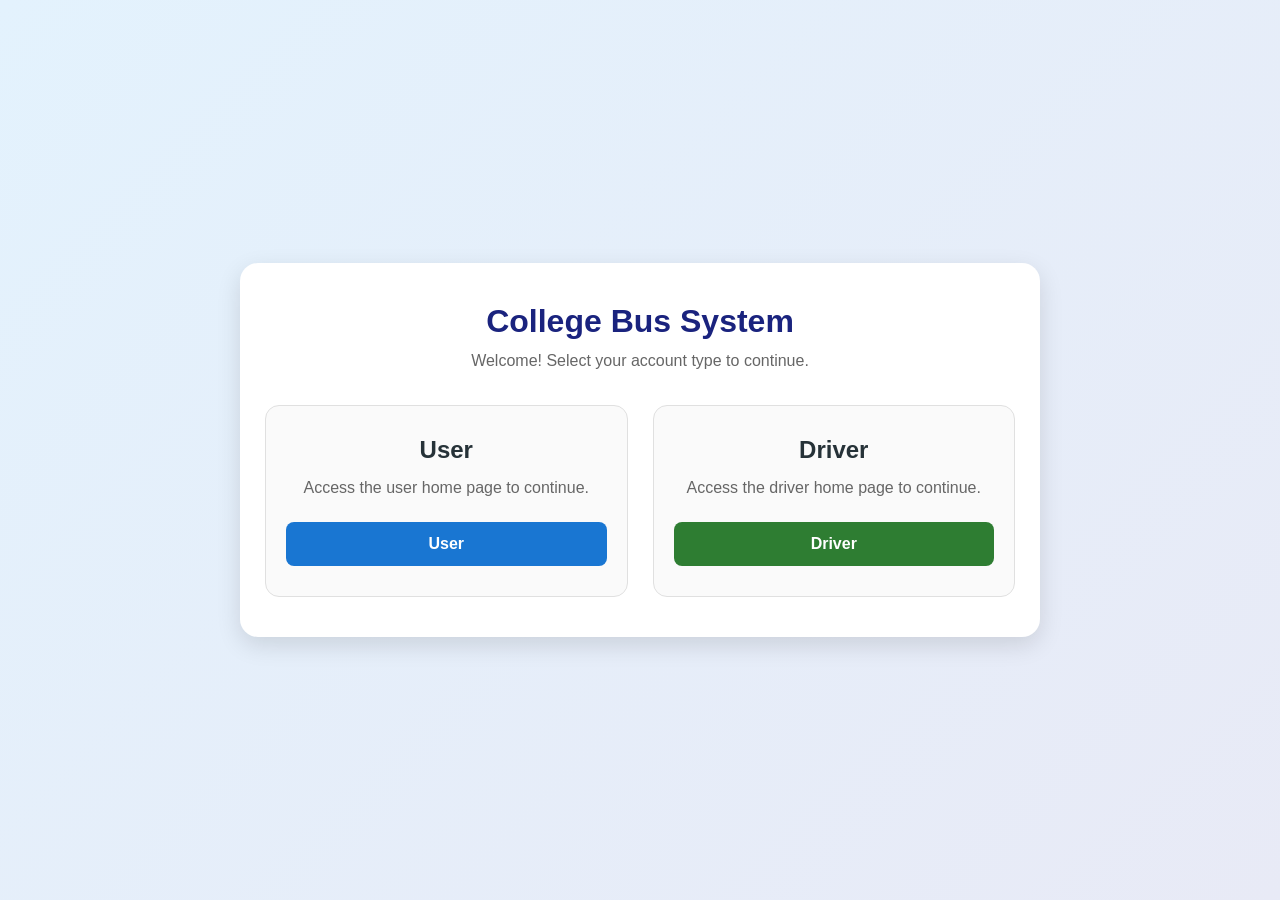
<file: index.html>
<!DOCTYPE html>
<html lang="en">
<head>
    <meta charset="UTF-8">
    <meta name="viewport" content="width=device-width, initial-scale=1.0">
    <title>Driver Management System</title>

    <style>
        * {
            margin: 0;
            padding: 0;
            box-sizing: border-box;
        }

        body {
            font-family: Arial, sans-serif;
            min-height: 100vh;
            display: flex;
            justify-content: center;
            align-items: center;
            background: linear-gradient(135deg, #e3f2fd, #e8eaf6);
        }

        .main-container {
            width: 90%;
            max-width: 800px;
            padding: 40px 25px;
            text-align: center;
            background: white;
            border-radius: 18px;
            box-shadow: 0 8px 25px rgba(0, 0, 0, 0.12);
        }

        h1 {
            color: #1a237e;
            margin-bottom: 12px;
        }

        .description {
            color: #666;
            margin-bottom: 35px;
        }

        .container-wrapper {
            display: flex;
            justify-content: center;
            gap: 25px;
            flex-wrap: wrap;
        }

        .login-container {
            flex: 1;
            min-width: 220px;
            padding: 30px 20px;
            border: 1px solid #e0e0e0;
            border-radius: 14px;
            background: #fafafa;
            transition: transform 0.3s, box-shadow 0.3s;
        }

        .login-container:hover {
            transform: translateY(-5px);
            box-shadow: 0 6px 18px rgba(0, 0, 0, 0.1);
        }

        .login-container h2 {
            margin-bottom: 12px;
            color: #263238;
        }

        .login-container p {
            color: #666;
            margin-bottom: 22px;
            line-height: 1.5;
        }

        .login-button {
            display: inline-block;
            width: 100%;
            padding: 13px 20px;
            color: white;
            text-decoration: none;
            font-size: 16px;
            font-weight: bold;
            border-radius: 8px;
            transition: background 0.3s;
        }

        .user-button {
            background: #1976d2;
        }

        .user-button:hover {
            background: #0d47a1;
        }

        .driver-button {
            background: #2e7d32;
        }

        .driver-button:hover {
            background: #1b5e20;
        }

        @media (max-width: 550px) {
            .main-container {
                padding: 30px 18px;
            }

            .container-wrapper {
                flex-direction: column;
            }
        }
    </style>
</head>

<body>

    <div class="main-container">

        <h1>College Bus System</h1>
        <p class="description">
            Welcome! Select your account type to continue.
        </p>

        <div class="container-wrapper">

            <!-- User Container -->
            <div class="login-container">
                <h2>User</h2>
                <p>Access the user home page to continue.</p>

                <a href="./UserHome.html"
                   class="login-button user-button">
                    User
                </a>
            </div>

            <!-- Driver Container -->
            <div class="login-container">
                <h2>Driver</h2>
                <p>Access the driver home page to continue.</p>

                <a href="./DriverHome.html"
                   class="login-button driver-button">
                    Driver
                </a>
            </div>

        </div>
    </div>

</body>
</html>
</file>
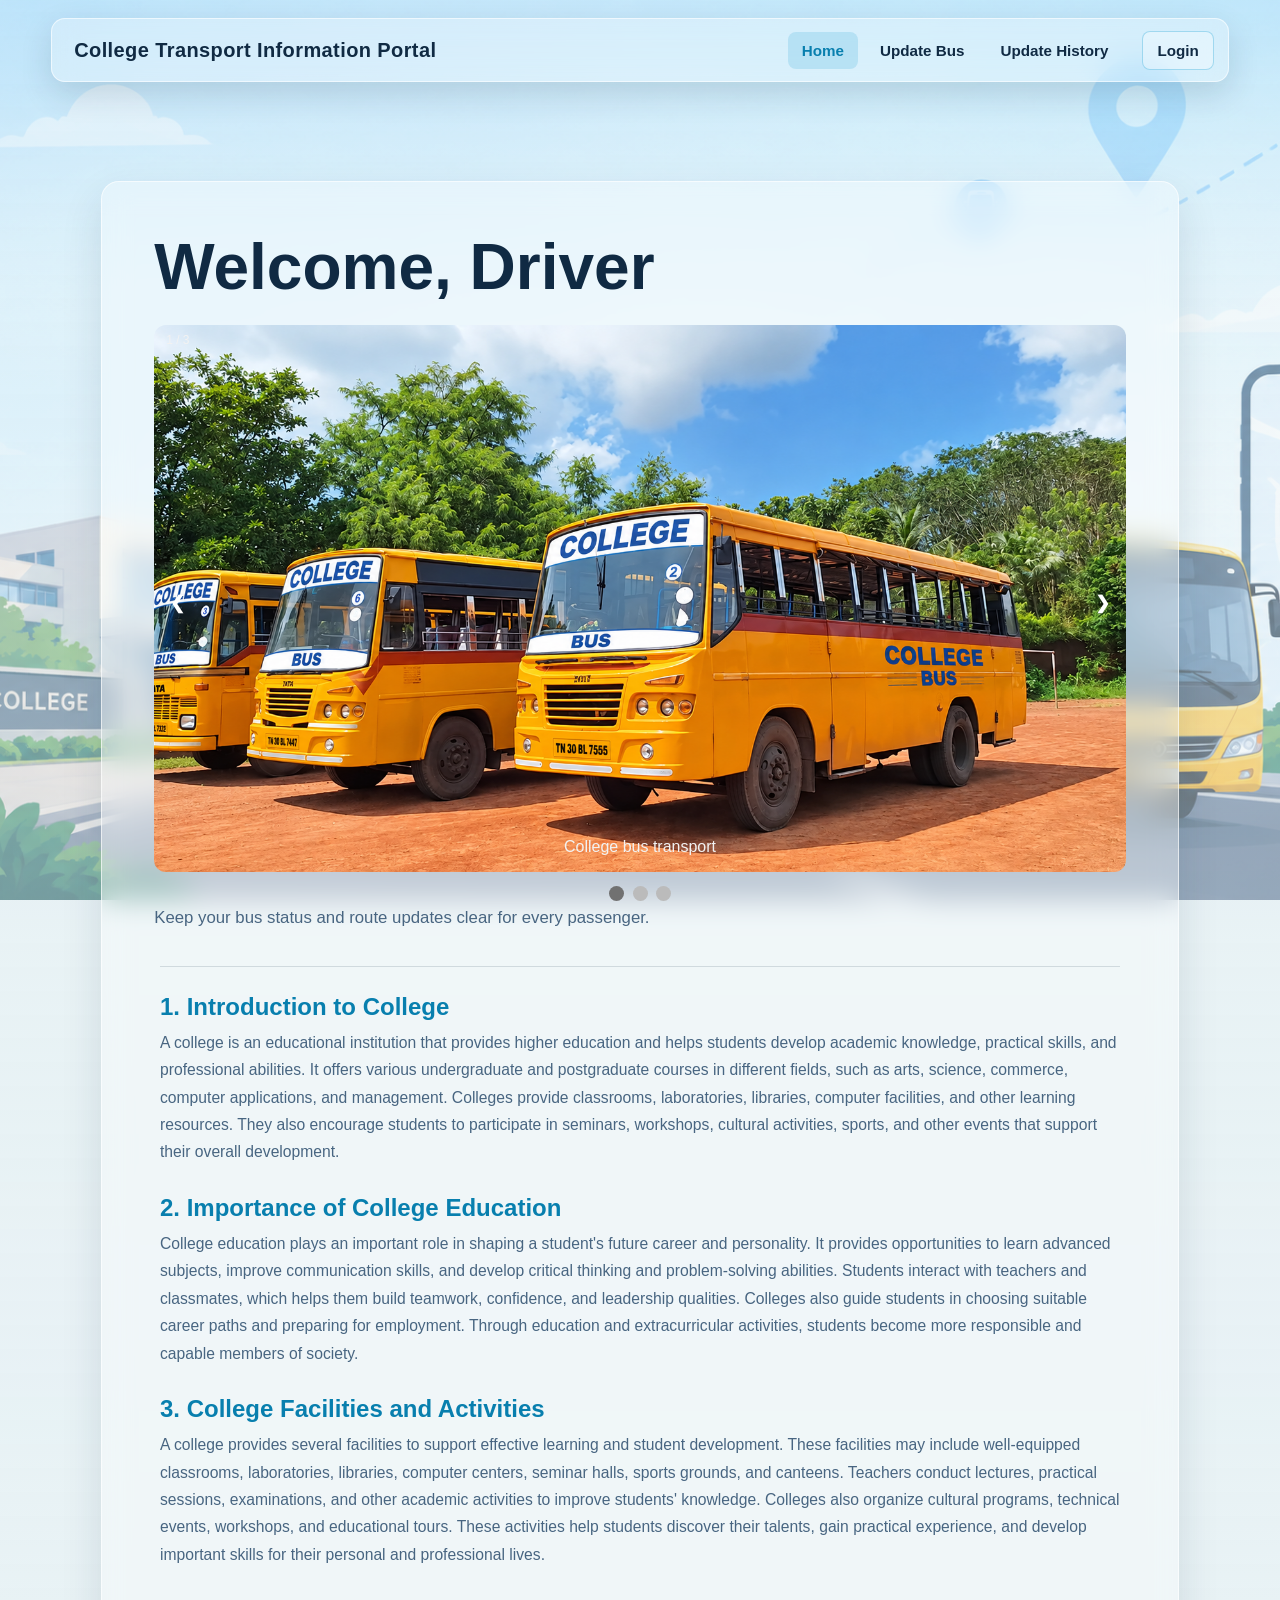
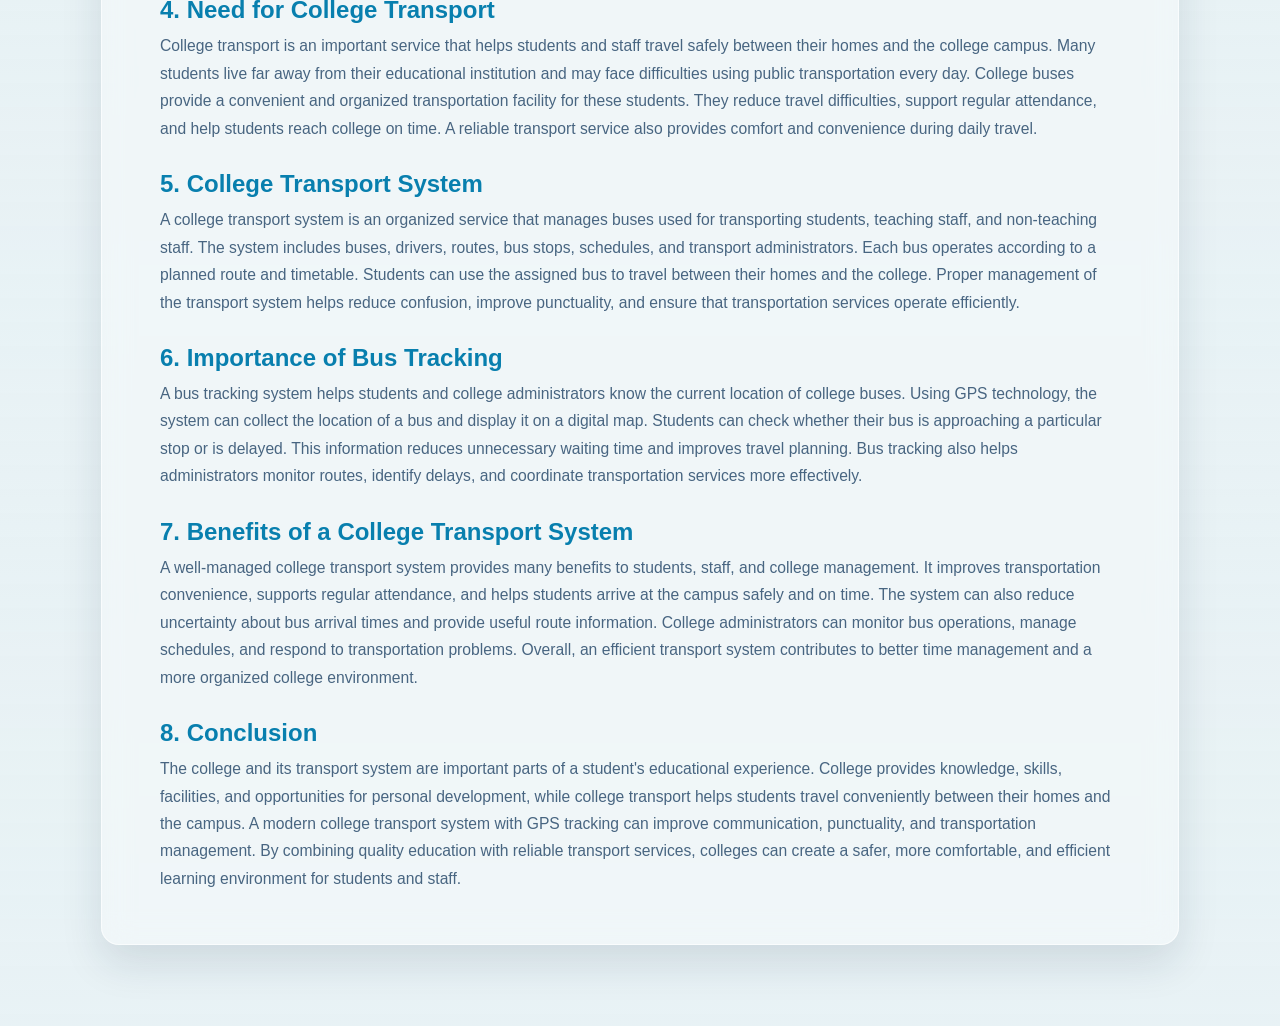
<file: DriverHome.html>
<!DOCTYPE html>
<html lang="en">
<head>
    <meta charset="UTF-8">
    <meta name="viewport" content="width=device-width, initial-scale=1.0">
    <meta name="description" content="College transport information portal for drivers">
    <link rel="stylesheet" href="DriverHomeStyle.css">
    <title>BusTrack | Driver Home</title>
</head>
<body>
    <header class="site-header">
        <nav class="navigation" aria-label="Primary navigation">
            <a class="brand" href="#home">College Transport Information Portal</a>
            <button class="nav-toggle" type="button" aria-label="Open navigation" aria-expanded="false" aria-controls="primary-links">&#9776;</button>
            <div class="nav-links" id="primary-links">
                <a class="nav-link is-active" href="#home">Home</a>
                <a class="nav-link" href="#update-bus">Update Bus</a>
                <a class="nav-link" href="#update-history">Update History</a>
                <a class="nav-link profile-link account-link" id="account-link" href="#profile">Profile</a>
            </div>
        </nav>
    </header>

    <main>
        <div class="content-track" id="content-track">
            <section class="content-panel is-active" id="home" aria-labelledby="home-title">
                <h1 id="home-title">Welcome, Driver</h1>
                <div class="slideshow-container">
                    <div class="mySlides fade">
                        <div class="numbertext">1 / 3</div>
                        <img src="Assets/College Bus Image.png" alt="College bus" style="width:100%">
                        <div class="text">College bus transport</div>
                    </div>
                    <div class="mySlides fade">
                        <div class="numbertext">2 / 3</div>
                        <img src="Assets/College Image.jpg" alt="College campus" style="width:100%">
                        <div class="text">College campus</div>
                    </div>
                    <div class="mySlides fade">
                        <div class="numbertext">3 / 3</div>
                        <img src="Assets/College Class.png" alt="College classroom" style="width:100%">
                        <div class="text">College classroom</div>
                    </div>
                    <a class="prev" onclick="plusSlides(-1)" aria-label="Previous slide">&#10094;</a>
                    <a class="next" onclick="plusSlides(1)" aria-label="Next slide">&#10095;</a>
                </div>
                <div class="slide-dots" aria-label="Slide navigation">
                    <span class="dot" onclick="currentSlide(1)" aria-label="Show slide 1"></span>
                    <span class="dot" onclick="currentSlide(2)" aria-label="Show slide 2"></span>
                    <span class="dot" onclick="currentSlide(3)" aria-label="Show slide 3"></span>
                </div>
                <p>Keep your bus status and route updates clear for every passenger.</p>
                <div class="college-info">
                    <h2>1. Introduction to College</h2>
                    <p>A college is an educational institution that provides higher education and helps students develop academic knowledge, practical skills, and professional abilities. It offers various undergraduate and postgraduate courses in different fields, such as arts, science, commerce, computer applications, and management. Colleges provide classrooms, laboratories, libraries, computer facilities, and other learning resources. They also encourage students to participate in seminars, workshops, cultural activities, sports, and other events that support their overall development.</p>

                    <h2>2. Importance of College Education</h2>
                    <p>College education plays an important role in shaping a student's future career and personality. It provides opportunities to learn advanced subjects, improve communication skills, and develop critical thinking and problem-solving abilities. Students interact with teachers and classmates, which helps them build teamwork, confidence, and leadership qualities. Colleges also guide students in choosing suitable career paths and preparing for employment. Through education and extracurricular activities, students become more responsible and capable members of society.</p>

                    <h2>3. College Facilities and Activities</h2>
                    <p>A college provides several facilities to support effective learning and student development. These facilities may include well-equipped classrooms, laboratories, libraries, computer centers, seminar halls, sports grounds, and canteens. Teachers conduct lectures, practical sessions, examinations, and other academic activities to improve students' knowledge. Colleges also organize cultural programs, technical events, workshops, and educational tours. These activities help students discover their talents, gain practical experience, and develop important skills for their personal and professional lives.</p>

                    <h2>4. Need for College Transport</h2>
                    <p>College transport is an important service that helps students and staff travel safely between their homes and the college campus. Many students live far away from their educational institution and may face difficulties using public transportation every day. College buses provide a convenient and organized transportation facility for these students. They reduce travel difficulties, support regular attendance, and help students reach college on time. A reliable transport service also provides comfort and convenience during daily travel.</p>

                    <h2>5. College Transport System</h2>
                    <p>A college transport system is an organized service that manages buses used for transporting students, teaching staff, and non-teaching staff. The system includes buses, drivers, routes, bus stops, schedules, and transport administrators. Each bus operates according to a planned route and timetable. Students can use the assigned bus to travel between their homes and the college. Proper management of the transport system helps reduce confusion, improve punctuality, and ensure that transportation services operate efficiently.</p>

                    <h2>6. Importance of Bus Tracking</h2>
                    <p>A bus tracking system helps students and college administrators know the current location of college buses. Using GPS technology, the system can collect the location of a bus and display it on a digital map. Students can check whether their bus is approaching a particular stop or is delayed. This information reduces unnecessary waiting time and improves travel planning. Bus tracking also helps administrators monitor routes, identify delays, and coordinate transportation services more effectively.</p>

                    <h2>7. Benefits of a College Transport System</h2>
                    <p>A well-managed college transport system provides many benefits to students, staff, and college management. It improves transportation convenience, supports regular attendance, and helps students arrive at the campus safely and on time. The system can also reduce uncertainty about bus arrival times and provide useful route information. College administrators can monitor bus operations, manage schedules, and respond to transportation problems. Overall, an efficient transport system contributes to better time management and a more organized college environment.</p>

                    <h2>8. Conclusion</h2>
                    <p>The college and its transport system are important parts of a student's educational experience. College provides knowledge, skills, facilities, and opportunities for personal development, while college transport helps students travel conveniently between their homes and the campus. A modern college transport system with GPS tracking can improve communication, punctuality, and transportation management. By combining quality education with reliable transport services, colleges can create a safer, more comfortable, and efficient learning environment for students and staff.</p>
                </div>
            </section>

            <section class="content-panel" id="update-bus" aria-labelledby="update-bus-title">
                <h2 id="update-bus-title">Update Bus</h2>
                <p>Share the latest status of your assigned bus.</p>
                <form class="bus-form" id="bus-update-form">
                    <label for="bus-number">Bus No</label>
                    <input id="bus-number" type="text" placeholder="Enter bus number" required>
                    <label for="bus-status">Bus status</label>
                    <select id="bus-status" required>
                        <option value="" selected disabled>Select Status</option>
                        <option value="On route">On route</option>
                        <option value="At stop">At stop</option>
                        <option value="Delayed">Delayed</option>
                        <option value="Out of service">Out of service</option>
                    </select>
                    <label for="stop-count">Number of Pickup Points</label>
                    <select id="stop-count" required>
                        <option value="">Select number of pickup points</option>
                        <option value="1">1</option>
                        <option value="2">2</option>
                        <option value="3">3</option>
                        <option value="4">4</option>
                        <option value="5">5</option>
                        <option value="6">6</option>
                        <option value="7">7</option>
                        <option value="8">8</option>
                    </select>
                    <div id="stopping-fields" class="stopping-fields"></div>
                    <button type="submit">Create Bus Route</button>
                    <p class="form-message" id="bus-update-message" role="status"></p>
                </form>
            </section>

            <section class="content-panel" id="update-history" aria-labelledby="history-title">
                <h2 id="history-title">Update History</h2>
                <p>Your recent bus updates appear here.</p>
                <div class="history-list" id="history-list">
                    <p class="empty-history">No bus updates yet.</p>
                </div>
            </section>

            <section class="content-panel" id="profile" aria-labelledby="profile-title">
                <h2 id="profile-title">Your Profile</h2>
                <p id="profile-message">Your registered details are shown below.</p>
                <div class="info-grid">
                    <div class="info-item"><strong>Full name</strong><span id="profile-name">Not available</span></div>
                    <div class="info-item"><strong>Email</strong><span id="profile-email">Not available</span></div>
                    <div class="info-item"><strong>ID</strong><span id="profile-id">Not available</span></div>
                    <div class="info-item"><strong>Account type</strong><span>Driver</span></div>
                </div>
            </section>
        </div>
    </main>

    <script src="script.js"></script>
</body>
</html>
</file>
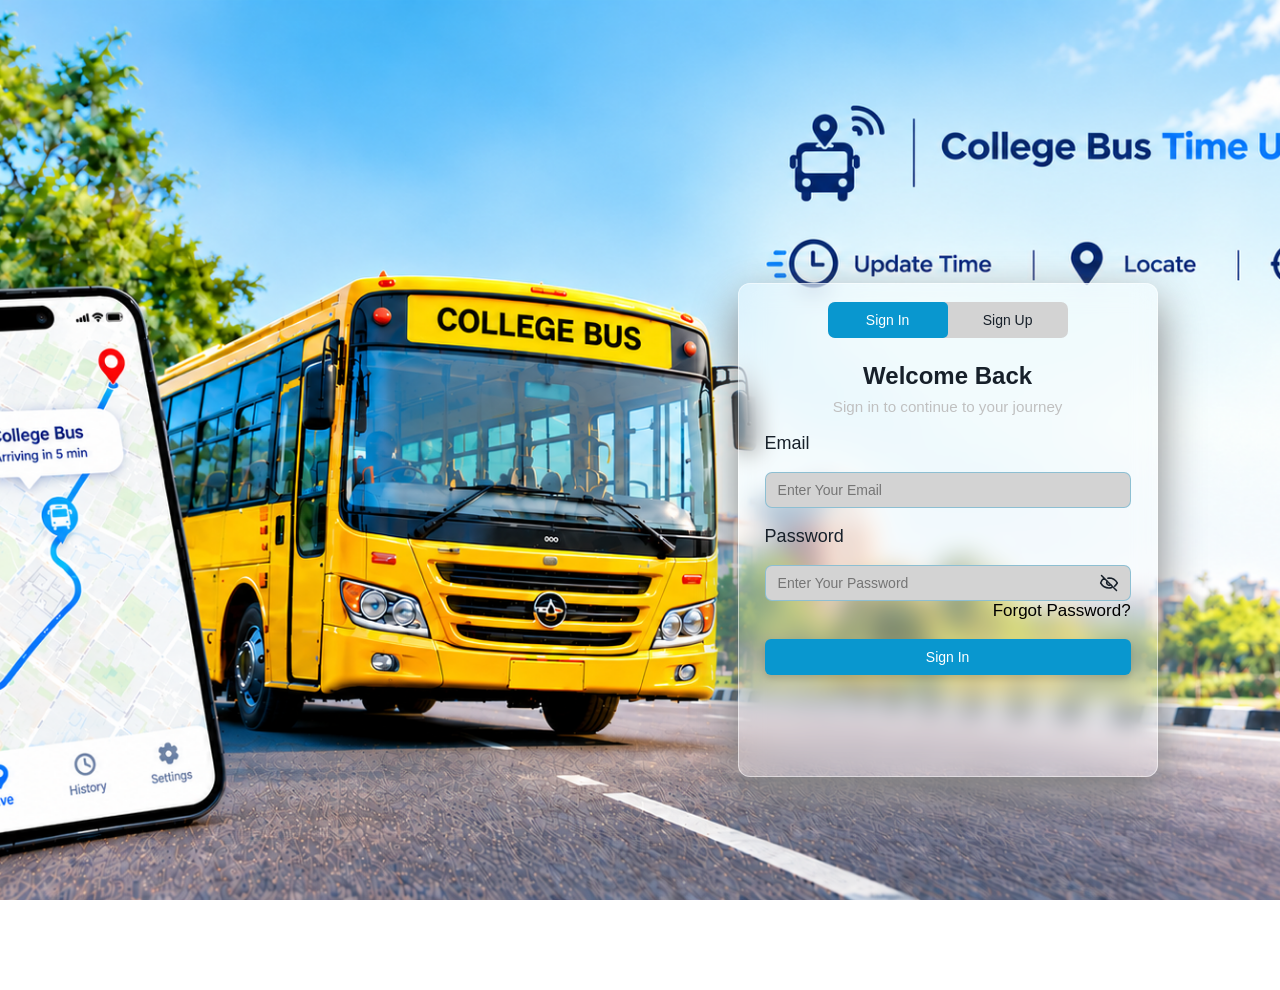
<file: DriverLoginSystem.html>
﻿<!DOCTYPE html>
<html lang="en">
<head>
    <meta charset="UTF-8">
    <meta name="viewport" content="width=device-width, initial-scale=1.0">
    <meta http-equiv="Content-Security-Policy" content="default-src 'self'; script-src 'self'; style-src 'self'; img-src 'self' data: blob:; frame-ancestors 'self';">
    <meta http-equiv="X-Content-Type-Options" content="nosniff">
    <link rel="stylesheet" href="DriverLoginSystemStyle.css">
    <link rel="stylesheet" href="https://cdnjs.cloudflare.com/ajax/libs/font-awesome/6.5.2/css/all.min.css">
    <title>Login System</title>
</head>
<body>
    <div class="container">
        <div class="outer">
            <div class="btn">
                <button class="signIn active">Sign In</button>
                <button class="signUp">Sign Up</button>
            </div>
            <div class="forms">
                <div class="sign-in">
                    <div class="head">
                        <h1>Welcome Back</h1>
                        <h4>Sign in to continue to your journey</h4>
                    </div>
                    <form id="loginForm">
                        <label for="login-email">Email</label><br><br>
                        <input type="email" id="login-email" class="inputs" name="email" placeholder="Enter Your Email" required><br><br>
                        <label for="login-password">Password</label><br><br>
                        <div class="passwordshow">
                            <input type="password" id="login-password" class="inputs" name="password" placeholder="Enter Your Password" required>
                            <button class="password-toggle" type="button" aria-label="Show password" aria-pressed="false">
                                    <svg class="eye-icon eye-slash" viewBox="0 0 24 24" aria-hidden="true"><path d="M2 12s3.5-6 10-6 10 6 10 6-3.5 6-10 6S2 12 2 12Z"></path><circle cx="12" cy="12" r="2.5"></circle></svg>
                                    <svg class="eye-icon eye-open" viewBox="0 0 24 24" aria-hidden="true"><path d="m3 3 18 18M10.6 6.2A10.7 10.7 0 0 1 12 6c6.5 0 10 6 10 6a17.2 17.2 0 0 1-3.1 3.8M6.1 6.1C3.5 7.8 2 12 2 12s3.5 6 10 6c1.2 0 2.3-.2 3.3-.6"></path><path d="M9.9 9.9a3 3 0 0 0 4.2 4.2"></path></svg>
                                </button>
                        </div>
                        <div class="forgot-password">
                            <a href="ForgotPassword.html">Forgot Password?</a>
                        </div><br>
                        <button type="submit">Sign In</button><br><br>
                    </form>
                </div>

                <div class="sign-up">
                    <div class="head">
                        <h1>Create Account</h1>
                        <h4>Join us to start your journey</h4>
                    </div>
                    <form id="registerForm">
                        <div class="form-step active" id="stage1">
                            <label for="Name">Full Name</label><br><br>
                            <input type="text" id="register-name" class="inputs" name="name" placeholder="Enter Your Full Name" required><br><br>
                            <label for="Email">Email</label><br><br>
                            <input type="email" id="register-email" class="inputs" name="email" placeholder="Enter Your Email" required><br><br>
                            <label for="Id">ID</label><br><br>
                            <input type="text" id="register-id" class="inputs" name="Id" placeholder="Enter Your ID" required><br><br>
                            <div class="stage-controls">
                                <button class="next-btn" type="button">Next</button>
                            </div>
                        </div>
                        <div class="form-step" id="stage2">
                            <label for="register-password">Password</label><br><br>
                            <div class="passwordshow">
                                <input type="password" id="register-password" class="inputs" name="password" placeholder="Enter a Password" required>
                                <button class="password-toggle" type="button" aria-label="Show password" aria-pressed="false">
                                    <svg class="eye-icon eye-slash" viewBox="0 0 24 24" aria-hidden="true"><path d="M2 12s3.5-6 10-6 10 6 10 6-3.5 6-10 6S2 12 2 12Z"></path><circle cx="12" cy="12" r="2.5"></circle></svg>
                                    <svg class="eye-icon eye-open" viewBox="0 0 24 24" aria-hidden="true"><path d="m3 3 18 18M10.6 6.2A10.7 10.7 0 0 1 12 6c6.5 0 10 6 10 6a17.2 17.2 0 0 1-3.1 3.8M6.1 6.1C3.5 7.8 2 12 2 12s3.5 6 10 6c1.2 0 2.3-.2 3.3-.6"></path><path d="M9.9 9.9a3 3 0 0 0 4.2 4.2"></path></svg>
                                </button>
                            </div><br><br>
                            <label for="confirm-password">Confirm Password</label><br><br>
                            <div class="passwordshow">
                                <input type="password" id="confirm-password" class="inputs" name="confirm-password" placeholder="Confirm Password" required>
                                <button class="password-toggle" type="button" aria-label="Show password" aria-pressed="false">
                                    <svg class="eye-icon eye-slash" viewBox="0 0 24 24" aria-hidden="true"><path d="M2 12s3.5-6 10-6 10 6 10 6-3.5 6-10 6S2 12 2 12Z"></path><circle cx="12" cy="12" r="2.5"></circle></svg>
                                    <svg class="eye-icon eye-open" viewBox="0 0 24 24" aria-hidden="true"><path d="m3 3 18 18M10.6 6.2A10.7 10.7 0 0 1 12 6c6.5 0 10 6 10 6a17.2 17.2 0 0 1-3.1 3.8M6.1 6.1C3.5 7.8 2 12 2 12s3.5 6 10 6c1.2 0 2.3-.2 3.3-.6"></path><path d="M9.9 9.9a3 3 0 0 0 4.2 4.2"></path></svg>
                                </button>
                            </div><br><br>
                            <div class="stage-controls">
                                <button class="previous-btn" type="button">Previous</button>
                                <button class="register-submit" type="submit">Sign Up</button>
                            </div>
                        </div>
                    </form>
                </div>
            </div>
        </div>
    </div>
    <script src="script.js"></script>
</body>
</html>
</file>
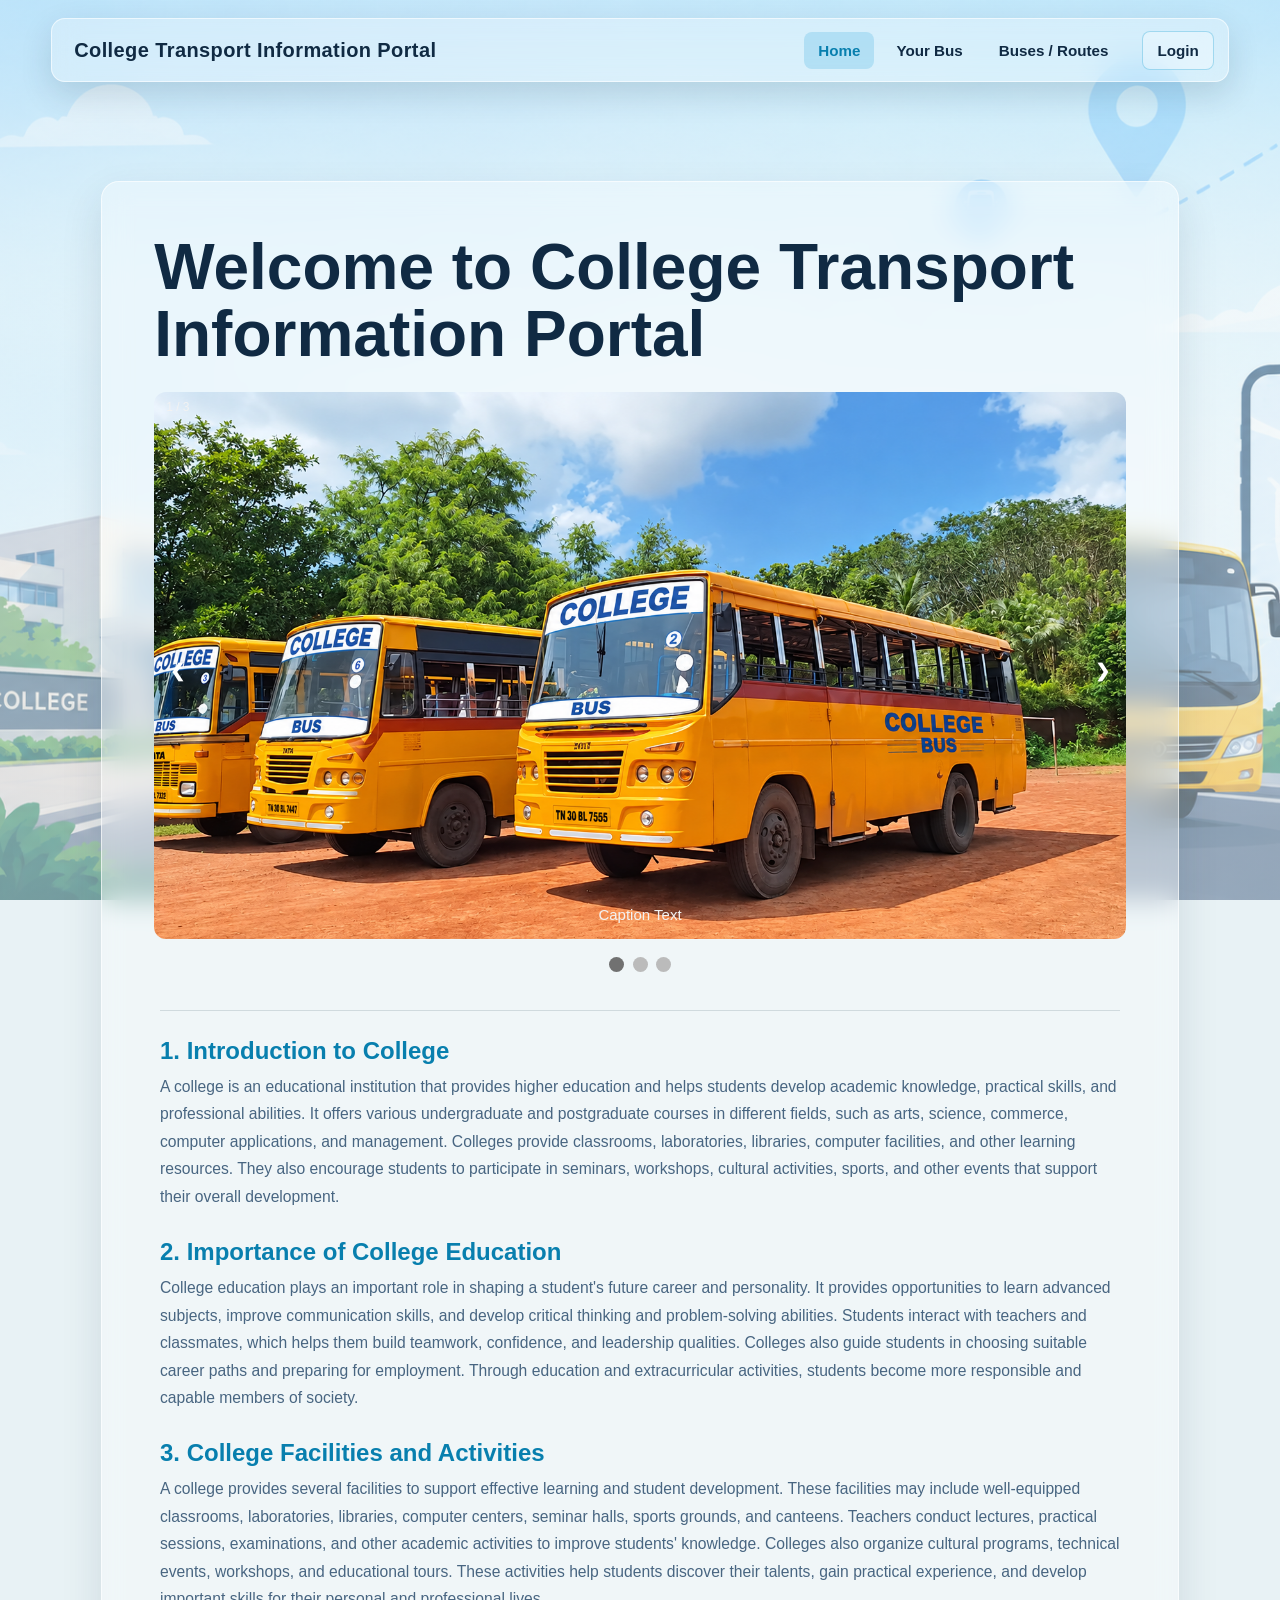
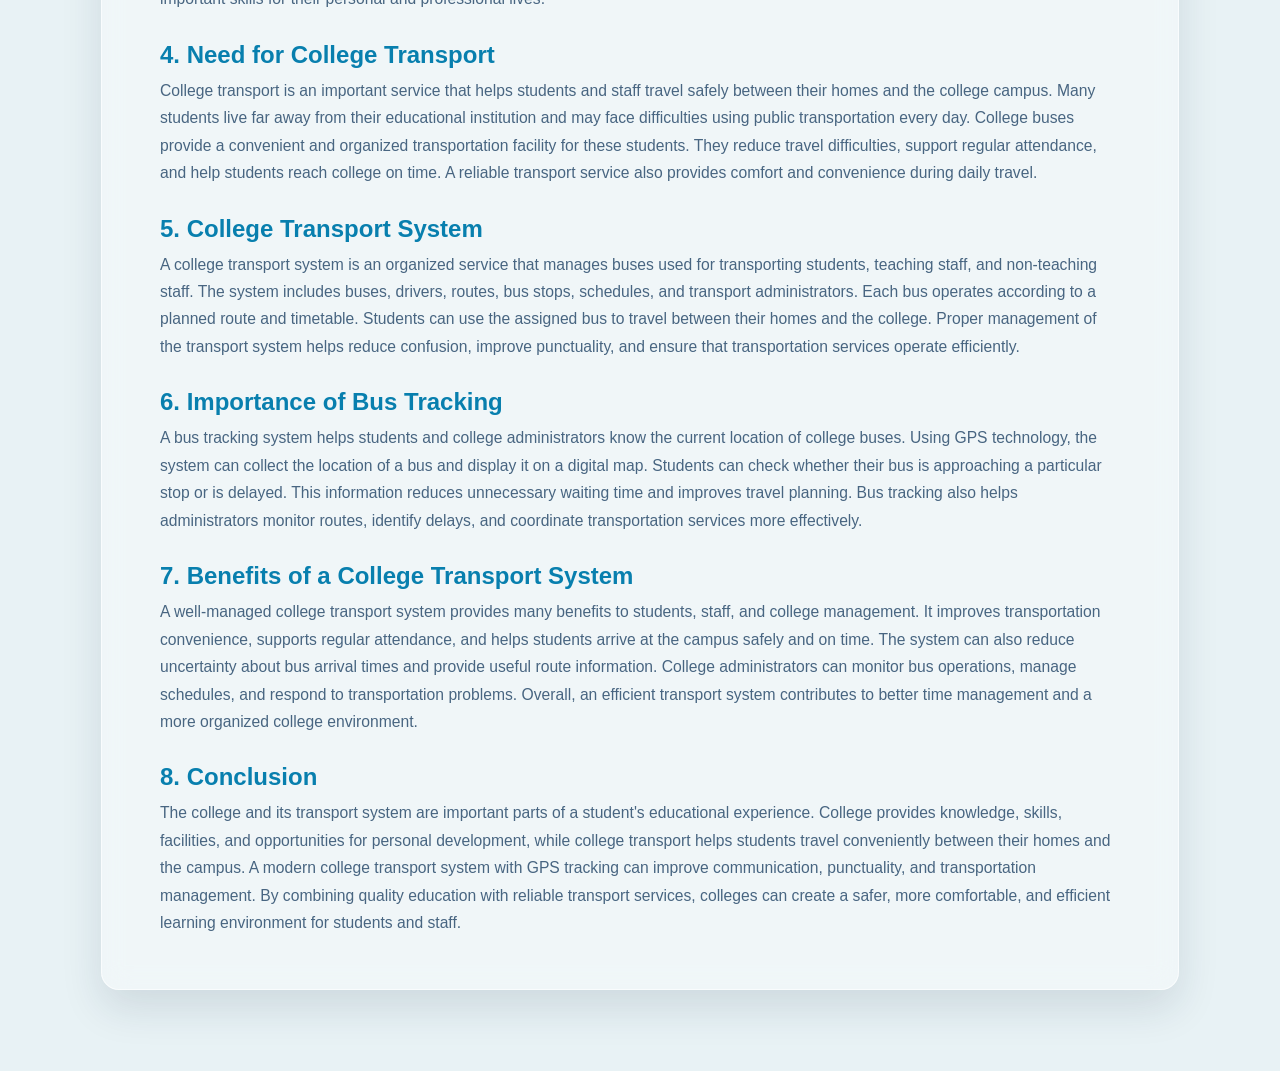
<file: UserHome.html>
<!DOCTYPE html>
<html lang="en">
<head>
    <meta charset="UTF-8">
    <meta name="viewport" content="width=device-width, initial-scale=1.0">
    <meta name="description" content="College bus tracking home page">
    <title>BusTrack | Home</title>
    <link rel="stylesheet" href="UserHomeStyle.css">
</head>
<body>
    <header class="site-header">
        <nav class="navigation" aria-label="Primary navigation">
            <a class="brand" href="UserHome.html">College Transport Information Portal</a>
            <button class="nav-toggle" type="button" aria-label="Open navigation" aria-expanded="false" aria-controls="primary-links">&#9776;</button>
            <div class="nav-links" id="primary-links">
                <a class="nav-link is-active" href="#home" data-panel="0">Home</a>
                <a class="nav-link" href="#your-bus">Your Bus</a>
                <a class="nav-link" href="#buses-routes">Buses / Routes</a>
                <a class="nav-link profile-link account-link" id="account-link" href="#profile">Profile</a>
            </div>
        </nav>
    </header>

    <main>
        <div class="content-track" id="content-track">
            <section class="content-panel is-active" id="home" aria-labelledby="home-title">
                <h1 id="home-title">Welcome to College Transport Information Portal</h1>
                <div class="slideshow-container">

                <div class="mySlides fade">
                    <div class="numbertext">1 / 3</div>
                    <img src="Assets/College Bus Image.png" style="width:100%">
                    <div class="text">Caption Text</div>
                </div>

                <div class="mySlides fade">
                    <div class="numbertext">2 / 3</div>
                    <img src="Assets/College Image.jpg" style="width:100%">
                    <div class="text">Caption Two</div>
                </div>

                <div class="mySlides fade">
                    <div class="numbertext">3 / 3</div>
                    <img src="Assets/College Class.png" style="width:100%">
                    <div class="text">Caption Three</div>
                </div>
                    <a class="prev" onclick="plusSlides(-1)">&#10094;</a>
                    <a class="next" onclick="plusSlides(1)">&#10095;</a>
                </div>
                <br>

                <div style="text-align:center">
                    <span class="dot" onclick="currentSlide(1)"></span>
                    <span class="dot" onclick="currentSlide(2)"></span>
                    <span class="dot" onclick="currentSlide(3)"></span>
                </div>
                <div class="college-info">
                    <h2>1. Introduction to College</h2>
                    <p>A college is an educational institution that provides higher education and helps students develop academic knowledge, practical skills, and professional abilities. It offers various undergraduate and postgraduate courses in different fields, such as arts, science, commerce, computer applications, and management. Colleges provide classrooms, laboratories, libraries, computer facilities, and other learning resources. They also encourage students to participate in seminars, workshops, cultural activities, sports, and other events that support their overall development.</p>

                    <h2>2. Importance of College Education</h2>
                    <p>College education plays an important role in shaping a student's future career and personality. It provides opportunities to learn advanced subjects, improve communication skills, and develop critical thinking and problem-solving abilities. Students interact with teachers and classmates, which helps them build teamwork, confidence, and leadership qualities. Colleges also guide students in choosing suitable career paths and preparing for employment. Through education and extracurricular activities, students become more responsible and capable members of society.</p>

                    <h2>3. College Facilities and Activities</h2>
                    <p>A college provides several facilities to support effective learning and student development. These facilities may include well-equipped classrooms, laboratories, libraries, computer centers, seminar halls, sports grounds, and canteens. Teachers conduct lectures, practical sessions, examinations, and other academic activities to improve students' knowledge. Colleges also organize cultural programs, technical events, workshops, and educational tours. These activities help students discover their talents, gain practical experience, and develop important skills for their personal and professional lives.</p>

                    <h2>4. Need for College Transport</h2>
                    <p>College transport is an important service that helps students and staff travel safely between their homes and the college campus. Many students live far away from their educational institution and may face difficulties using public transportation every day. College buses provide a convenient and organized transportation facility for these students. They reduce travel difficulties, support regular attendance, and help students reach college on time. A reliable transport service also provides comfort and convenience during daily travel.</p>

                    <h2>5. College Transport System</h2>
                    <p>A college transport system is an organized service that manages buses used for transporting students, teaching staff, and non-teaching staff. The system includes buses, drivers, routes, bus stops, schedules, and transport administrators. Each bus operates according to a planned route and timetable. Students can use the assigned bus to travel between their homes and the college. Proper management of the transport system helps reduce confusion, improve punctuality, and ensure that transportation services operate efficiently.</p>

                    <h2>6. Importance of Bus Tracking</h2>
                    <p>A bus tracking system helps students and college administrators know the current location of college buses. Using GPS technology, the system can collect the location of a bus and display it on a digital map. Students can check whether their bus is approaching a particular stop or is delayed. This information reduces unnecessary waiting time and improves travel planning. Bus tracking also helps administrators monitor routes, identify delays, and coordinate transportation services more effectively.</p>

                    <h2>7. Benefits of a College Transport System</h2>
                    <p>A well-managed college transport system provides many benefits to students, staff, and college management. It improves transportation convenience, supports regular attendance, and helps students arrive at the campus safely and on time. The system can also reduce uncertainty about bus arrival times and provide useful route information. College administrators can monitor bus operations, manage schedules, and respond to transportation problems. Overall, an efficient transport system contributes to better time management and a more organized college environment.</p>

                    <h2>8. Conclusion</h2>
                    <p>The college and its transport system are important parts of a student's educational experience. College provides knowledge, skills, facilities, and opportunities for personal development, while college transport helps students travel conveniently between their homes and the campus. A modern college transport system with GPS tracking can improve communication, punctuality, and transportation management. By combining quality education with reliable transport services, colleges can create a safer, more comfortable, and efficient learning environment for students and staff.</p>
                </div>
            </section>

            <section class="content-panel" id="your-bus" aria-labelledby="your-bus-title">
                <h2 id="your-bus-title">Your Bus</h2>
                <p id="your-bus-message">Select a bus from Buses / Routes to save it here.</p>
                <div class="info-grid" id="your-bus-details"><div class="info-item"><strong>Assigned bus</strong><span>Not assigned</span></div></div>
            </section>

            <section class="content-panel" id="buses-routes" aria-labelledby="routes-title">
                <h2 id="routes-title">Buses / Routes</h2>
                <p>Search buses and routes shared by drivers.</p>
                <label class="search-label" for="route-search">Search bus or route</label>
                <input class="route-search" id="route-search" type="search" placeholder="Search by bus number, stop, or driver">
                <div class="route-results" id="route-results"></div>
            </section>

            <section class="content-panel" id="profile" aria-labelledby="profile-title">
                <h2 id="profile-title">Your Profile</h2>
                <p id="profile-message">Your registered details are shown below.</p>
                <div class="info-grid">
                    <div class="info-item"><strong>Full name</strong><span id="profile-name">Not available</span></div>
                    <div class="info-item"><strong>Email</strong><span id="profile-email">Not available</span></div>
                    <div class="info-item"><strong>ID</strong><span id="profile-id">Not available</span></div>
                    <div class="info-item"><strong>Account type</strong><span>User</span></div>
                </div>
            </section>
        </div>
    </main>

    <script src="script.js">
    </script>
</body>
</html>
</file>
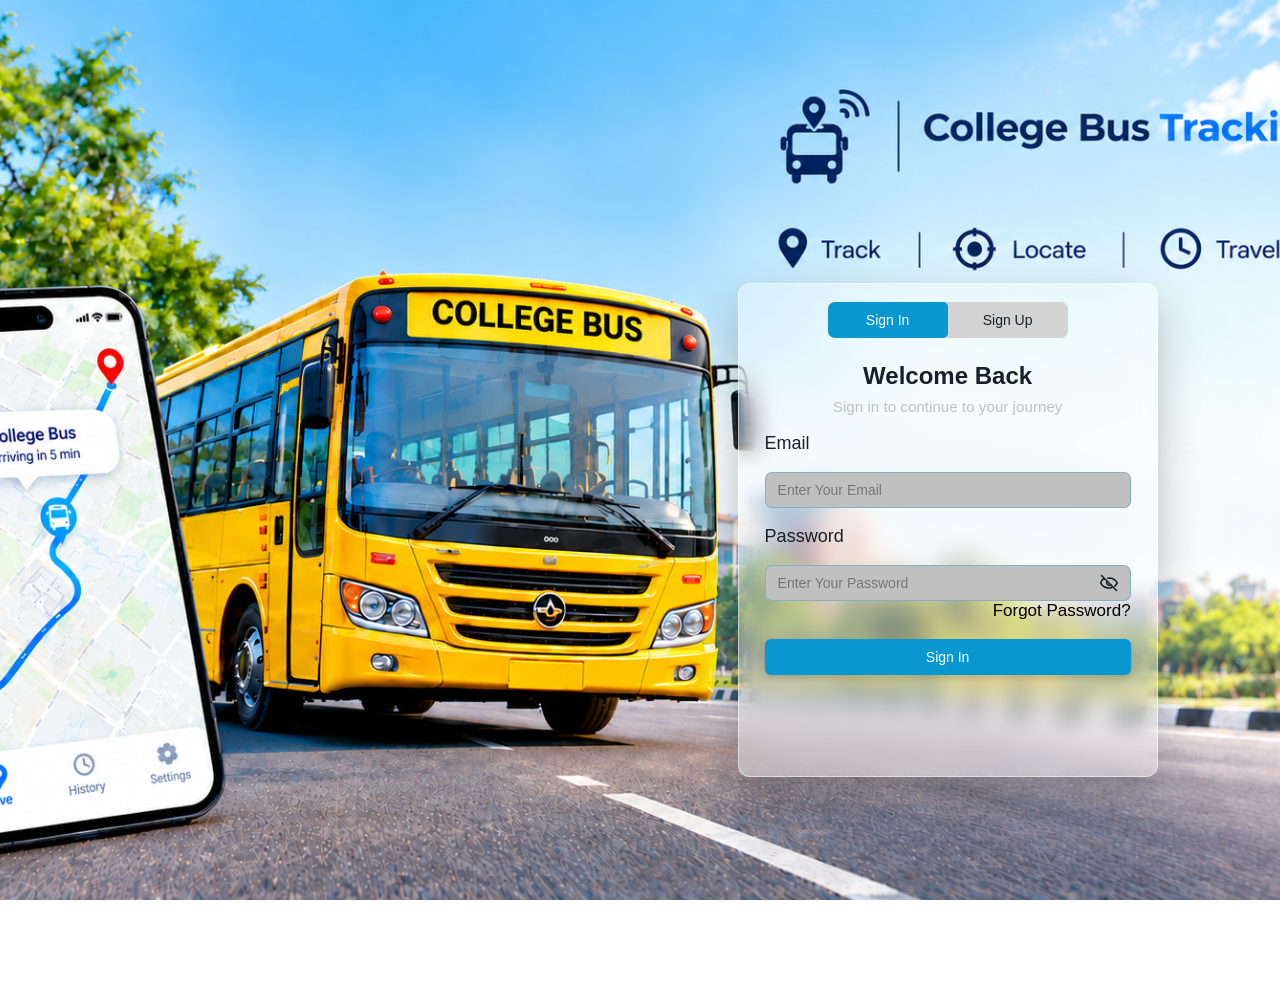
<file: UserLoginSystem.html>
﻿<!DOCTYPE html>
<html lang="en">
<head>
    <meta charset="UTF-8">
    <meta name="viewport" content="width=device-width, initial-scale=1.0">
    <meta http-equiv="Content-Security-Policy" content="default-src 'self'; script-src 'self'; style-src 'self'; img-src 'self' data: blob:; frame-ancestors 'self';">
    <meta http-equiv="X-Content-Type-Options" content="nosniff">
    <link rel="stylesheet" href="UserLoginSystemStyle.css">
    <title>Login System</title>
</head>
<body>
    <div class="container">
        <div class="outer">
            <div class="btn">
                <button class="signIn active">Sign In</button>
                <button class="signUp">Sign Up</button>
            </div>
            <div class="forms">
                <div class="sign-in">
                    <div class="head">
                        <h1>Welcome Back</h1>
                        <h4>Sign in to continue to your journey</h4>
                    </div>
                    <form id="loginForm">
                        <label for="login-email">Email</label><br><br>
                        <input type="email" id="login-email" class="inputs" name="email" placeholder="Enter Your Email" required><br><br>
                        <label for="login-password">Password</label><br><br>
                        <div class="password-field">
                            <input type="password" id="login-password" class="inputs" name="password" placeholder="Enter Your Password" required>
                            <button class="password-toggle" type="button" aria-label="Show password" aria-pressed="false">
                                <svg class="eye-icon eye-slash" viewBox="0 0 24 24" aria-hidden="true"><path d="M2 12s3.5-6 10-6 10 6 10 6-3.5 6-10 6S2 12 2 12Z"></path><circle cx="12" cy="12" r="2.5"></circle></svg>
                                <svg class="eye-icon eye-open" viewBox="0 0 24 24" aria-hidden="true"><path d="m3 3 18 18M10.6 6.2A10.7 10.7 0 0 1 12 6c6.5 0 10 6 10 6a17.2 17.2 0 0 1-3.1 3.8M6.1 6.1C3.5 7.8 2 12 2 12s3.5 6 10 6c1.2 0 2.3-.2 3.3-.6"></path><path d="M9.9 9.9a3 3 0 0 0 4.2 4.2"></path></svg>
                            </button>
                        </div>
                        <div class="forgot-password">
                            <a href="ForgotPassword.html">Forgot Password?</a>
                        </div><br>
                        <button type="submit">Sign In</button><br><br>
                    </form>
                </div>

                <div class="sign-up">
                    <div class="head">
                        <h1>Create Account</h1>
                        <h4>Join us to start your journey</h4>
                    </div>
                    <form id="registerForm">
                        <div class="form-step active" id="stage1">
                            <label for="Name">Full Name</label><br><br>
                            <input type="text" id="register-name" class="inputs" name="name" placeholder="Enter Your Full Name" required><br><br>
                            <label for="Email">Email</label><br><br>
                            <input type="email" id="register-email" class="inputs" name="email" placeholder="Enter Your Email" required><br><br>
                            <label for="Id">ID</label><br><br>
                            <input type="text" id="register-id" class="inputs" name="Id" placeholder="Enter Your ID" required><br><br>
                            <div class="stage-controls">
                                <button class="next-btn" type="button">Next</button>
                            </div>
                        </div>
                        <div class="form-step" id="stage2">
                            <label for="register-password">Password</label><br><br>
                            <div class="password-field">
                                <input type="password" id="register-password" class="inputs" name="password" placeholder="Enter a Password" required>
                                <button class="password-toggle" type="button" aria-label="Show password" aria-pressed="false">
                                    <svg class="eye-icon eye-slash" viewBox="0 0 24 24" aria-hidden="true"><path d="M2 12s3.5-6 10-6 10 6 10 6-3.5 6-10 6S2 12 2 12Z"></path><circle cx="12" cy="12" r="2.5"></circle></svg>
                                    <svg class="eye-icon eye-open" viewBox="0 0 24 24" aria-hidden="true"><path d="m3 3 18 18M10.6 6.2A10.7 10.7 0 0 1 12 6c6.5 0 10 6 10 6a17.2 17.2 0 0 1-3.1 3.8M6.1 6.1C3.5 7.8 2 12 2 12s3.5 6 10 6c1.2 0 2.3-.2 3.3-.6"></path><path d="M9.9 9.9a3 3 0 0 0 4.2 4.2"></path></svg>
                                </button>
                            </div><br><br>
                            <label for="confirm-password">Confirm Password</label><br><br>
                            <div class="password-field">
                                <input type="password" id="confirm-password" class="inputs" name="confirm-password" placeholder="Confirm Password" required>
                                <button class="password-toggle" type="button" aria-label="Show password" aria-pressed="false">
                                    <svg class="eye-icon eye-slash" viewBox="0 0 24 24" aria-hidden="true"><path d="M2 12s3.5-6 10-6 10 6 10 6-3.5 6-10 6S2 12 2 12Z"></path><circle cx="12" cy="12" r="2.5"></circle></svg>
                                    <svg class="eye-icon eye-open" viewBox="0 0 24 24" aria-hidden="true"><path d="m3 3 18 18M10.6 6.2A10.7 10.7 0 0 1 12 6c6.5 0 10 6 10 6a17.2 17.2 0 0 1-3.1 3.8M6.1 6.1C3.5 7.8 2 12 2 12s3.5 6 10 6c1.2 0 2.3-.2 3.3-.6"></path><path d="M9.9 9.9a3 3 0 0 0 4.2 4.2"></path></svg>
                                </button>
                            </div><br><br>
                            <div class="stage-controls">
                                <button class="previous-btn" type="button">Previous</button>
                                <button class="register-submit" type="submit">Sign Up</button>
                            </div>
                        </div>
                    </form>
                </div>
            </div>
        </div>
    </div>
    <script src="script.js"></script>
</body>
</html>
</file>
<file: DriverHomeStyle.css>
* {
    box-sizing: border-box;
}

:root {
    font-family: 'Segoe UI', sans-serif;
    color: #102a43;
    background: #e8f2f5;
}

body {
    min-height: 100vh;
    margin: 0;
    background:
        linear-gradient(rgba(232, 242, 245, 0.35), rgba(232, 242, 245, 0.78)),
        url('Assets/HomePagebackground.png') center / cover no-repeat fixed;
}

.site-header {
    width: 100%;
    padding: 18px clamp(16px, 4vw, 56px);
}

.navigation {
    width: min(1180px, 100%);
    min-height: 64px;
    margin: 0 auto;
    padding: 10px 14px 10px 22px;
    display: flex;
    align-items: center;
    gap: 24px;
    border: 1px solid rgba(255, 255, 255, 0.6);
    border-radius: 14px;
    background: rgba(255, 255, 255, 0.28);
    backdrop-filter: blur(14px);
    box-shadow: 0 12px 32px rgba(16, 42, 67, 0.14);
}

.brand,
.nav-link {
    color: #102a43;
    text-decoration: none;
}

.brand {
    font-size: 1.25rem;
    font-weight: 700;
    letter-spacing: 0.02em;
    white-space: nowrap;
}

.nav-toggle {
    display: none;
    width: 42px;
    height: 40px;
    margin-left: auto;
    padding: 0;
    border: 1px solid rgba(16, 42, 67, 0.2);
    border-radius: 8px;
    background: rgba(255, 255, 255, 0.35);
    color: #102a43;
    font-size: 1.3rem;
}

.nav-links {
    display: flex;
    align-items: center;
    gap: 8px;
    margin-left: auto;
}

.nav-link {
    padding: 10px 14px;
    border-radius: 8px;
    font-size: 0.95rem;
    font-weight: 600;
}

.nav-link:hover,
.nav-link:focus-visible,
.nav-link.is-active {
    outline: none;
    background: rgba(9, 151, 207, 0.16);
    color: #087fae;
}

.profile-link {
    margin-left: 12px;
    border: 1px solid rgba(9, 151, 207, 0.3);
    background: rgba(255, 255, 255, 0.32);
}

main {
    width: min(1180px, 100%);
    margin: 0 auto;
    padding: clamp(48px, 9vh, 100px) clamp(16px, 4vw, 56px);
    overflow: hidden;
}

.content-track {
    width: 100%;
    display: block;
}

.content-panel {
    width: 100%;
    display: none;
    min-height: 0;
    padding: clamp(24px, 5vw, 52px);
    border: 1px solid rgba(255, 255, 255, 0.62);
    border-radius: 18px;
    background: rgba(255, 255, 255, 0.34);
    backdrop-filter: blur(14px);
    box-shadow: 0 18px 42px rgba(16, 42, 67, 0.12);
    opacity: 0;
    pointer-events: none;
    transform: translateX(24px);
    transition: opacity 0.35s ease, transform 0.35s ease;
}

.content-panel.is-active {
    display: block;
    opacity: 1;
    pointer-events: auto;
    transform: translateX(0);
}

.content-panel h1,
.content-panel h2 {
    margin: 0 0 14px;
}

.content-panel h1 {
    max-width: 620px;
    font-size: clamp(2rem, 5vw, 4.5rem);
    line-height: 1.05;
}

.content-panel h2 {
    font-size: clamp(1.5rem, 3vw, 2.5rem);
}

.content-panel p {
    max-width: 620px;
    margin: 0;
    color: #486581;
    font-size: 1.05rem;
    line-height: 1.6;
}

.info-grid {
    margin-top: 28px;
    display: grid;
    grid-template-columns: repeat(2, minmax(0, 1fr));
    gap: 14px;
}

.info-item,
.history-item {
    padding: 18px;
    border: 1px solid rgba(255, 255, 255, 0.58);
    border-radius: 10px;
    background: rgba(255, 255, 255, 0.3);
}

.info-item strong,
.history-item strong {
    display: block;
    margin-bottom: 5px;
    color: #087fae;
    font-size: 0.82rem;
    text-transform: uppercase;
    letter-spacing: 0.06em;
}

.info-item span,
.history-item span,
.history-item time {
    color: #102a43;
    font-weight: 600;
}

.bus-form {
    max-width: 520px;
    margin-top: 28px;
    display: grid;
    gap: 8px;
}

.bus-form label {
    margin-top: 8px;
    font-weight: 600;
}

.bus-form input,
.bus-form select,
.bus-form button {
    min-height: 40px;
    padding: 8px 12px;
    border: 1px solid rgba(16, 42, 67, 0.18);
    border-radius: 8px;
    font: inherit;
}

.stopping-fields {
    display: grid;
    gap: 8px;
}

.stopping-fields label {
    margin-top: 8px;
}

.bus-form button {
    margin-top: 10px;
    border: 0;
    background: #0997cf;
    color: white;
    cursor: pointer;
}

.form-message {
    color: #087fae !important;
}

.history-list {
    margin-top: 28px;
    display: grid;
    gap: 12px;
}

.history-item time {
    display: block;
    margin-top: 8px;
    color: #627d98;
    font-size: 0.85rem;
    font-weight: 400;
}

.empty-history {
    padding: 18px;
    border: 1px dashed rgba(16, 42, 67, 0.25);
    border-radius: 10px;
}

#home.content-panel {
    min-height: 0;
}

#home-title {
    margin-bottom: 24px;
}

.slideshow-container {
    width: 100%;
    max-width: 1000px;
    position: relative;
    margin: 0 auto;
    overflow: hidden;
    border-radius: 12px;
}

.mySlides {
    display: none;
}

.mySlides img {
    display: block;
    width: 100%;
    aspect-ratio: 16 / 9;
    object-fit: cover;
}

.college-info {
    max-width: 960px;
    margin: 34px auto 0;
    padding-top: 26px;
    border-top: 1px solid rgba(16, 42, 67, 0.14);
}

.college-info h2 {
    margin: 28px 0 8px;
    color: #087fae;
    font-size: clamp(1.15rem, 2vw, 1.5rem);
}

.college-info h2:first-child {
    margin-top: 0;
}

.college-info p {
    max-width: none;
    margin: 0;
    font-size: 0.98rem;
    line-height: 1.75;
}

.prev,
.next {
    cursor: pointer;
    position: absolute;
    top: 50%;
    padding: 16px;
    margin-top: -22px;
    color: white;
    font-size: 18px;
    font-weight: bold;
    user-select: none;
}

.next {
    right: 0;
}

.prev:hover,
.next:hover {
    background-color: rgba(0, 0, 0, 0.8);
}

.text,
.numbertext {
    position: absolute;
    color: #f2f2f2;
}

.text {
    bottom: 8px;
    width: 100%;
    padding: 8px 12px;
    text-align: center;
}

.numbertext {
    top: 0;
    padding: 8px 12px;
    font-size: 12px;
}

.slide-dots {
    margin-top: 14px;
    text-align: center;
}

.dot {
    display: inline-block;
    width: 15px;
    height: 15px;
    margin: 0 2px;
    border-radius: 50%;
    background-color: #bbb;
    cursor: pointer;
}

.dot.active,
.dot:hover {
    background-color: #717171;
}

.fade {
    animation: fade 1.5s;
}

@keyframes fade {
    from { opacity: 0.4; }
    to { opacity: 1; }
}

@media (max-width: 700px) {
    body {
        background-image:
            linear-gradient(rgba(232, 242, 245, 0.35), rgba(232, 242, 245, 0.78)),
            url('Assets/HomePageMobileBackground.png');
        background-attachment: scroll;
    }

    .site-header {
        padding: 12px;
    }

    .navigation {
        padding: 10px 12px 10px 16px;
        flex-wrap: wrap;
    }

    .nav-toggle {
        display: block;
    }

    .nav-links {
        width: 100%;
        display: none;
        flex-direction: column;
        align-items: stretch;
        gap: 4px;
        margin: 2px 0 0;
        padding-top: 8px;
        border-top: 1px solid rgba(16, 42, 67, 0.14);
    }

    .nav-links.is-open {
        display: flex;
    }

    .nav-link,
    .profile-link {
        margin-left: 0;
        text-align: center;
    }

    main {
        padding-top: 72px;
    }

    .content-panel {
        min-height: 0;
    }

    #home.content-panel {
        min-height: 0;
        padding: 24px 18px;
    }

    .info-grid {
        grid-template-columns: 1fr;
    }
}
</file>
<file: DriverLoginSystemStyle.css>
html,
body {
    overflow-y: hidden;
}

* {
    box-sizing: border-box;
}

:root {
    font-family: 'Poppins', -apple-system, BlinkMacSystemFont, 'Segoe UI', sans-serif;
    color: #17202a;
}

body {
    min-height: 100vh;
    min-height: 100vh;
    margin: 0;
    padding: 1.25rem;
    display: flex;
    justify-content: center;
    align-items: center;
    background: url('Assets/DesktopDriverLoginBackground.png') center / cover no-repeat fixed;
    overflow-x: hidden;
}

.container {
    width: 100%;
    min-height: 100vh;
    min-height: 100vh;
    display: flex;
    justify-content: flex-end;
    align-items: center;
    margin-top: 4%;    
    padding-right: clamp(0rem, 8vw, 7rem);
}

.outer {
    width: min(100%, 420px);
    padding: 18px;
    transform: translateY(10px);
    overflow: hidden;
    border: 1px solid rgba(255, 255, 255, 0.5);
    border-radius: 12px;
    background: rgba(255, 255, 255, 0.32);
    backdrop-filter: blur(12px);
    box-shadow: 0 18px 45px gray;
}

.btn {
    width: min(240px, 100%);
    height: 36px;
    margin: 0 auto 24px;
    display: flex;
    overflow: hidden;
    border-radius: 7px;
    background: lightgray;
}

.signIn,
.signUp {
    flex: 1;
    width: auto;
    height: 100%;
    padding: 0 10px;
    border: 0;
    border-radius: 5px;
    background: transparent;
    color: #17202a;
    box-shadow: none;
    font-size: 14px;
    cursor: pointer;
}

.signIn.active,
.signUp.active {
    background: #0997cf;
    color: white;
}

.forms {
    width: 200%;
    display: flex;
    transition: transform 0.35s ease-in-out;
}

.forms.show-signup {
    transform: translateX(-50%);
}

.sign-in,
.sign-up {
    flex: 0 0 50%;
    width: 50%;
    min-width: 0;
    overflow: hidden;
}

.forms:not(.show-signup) .sign-up,
.forms.show-signup .sign-in {
    visibility: hidden;
}

.head {
    text-align: center;
}

h1 {
    margin: 0 0 8px;
    color: #17202a;
    font-size: 1.5rem;
}

h4 {
    margin: 0 0 18px;
    color: silver;
    font-size: 0.95rem;
    font-weight: 500;
}

form {
    width: 100%;
    padding: 0 8px;
}

label {
    color: #17202a;
    font-size: 18px;
}

.inputs {
    width: 100%;
    height: 36px;
    padding: 0 42px 0 12px;
    border: 1px solid rgba(9, 151, 207, 0.35);
    border-radius: 7px;
    outline: none;
    background: lightgrey;
    color: #17202a;
    font-size: 14px;
}

.inputs:focus {
    border-color: #0997cf;
    background: #fff;
    box-shadow: 0 0 0 3px rgba(9, 151, 207, 0.18);
}

.passwordshow {
    position: relative;
}

.password-toggle {
    position: absolute;
    top: 50%;
    right: 8px;
    width: 28px;
    height: 28px;
    padding: 4px;
    display: grid;
    place-items: center;
    transform: translateY(-50%);
    border: 0;
    border-radius: 4px;
    background: transparent;
    color: #17202a;
    box-shadow: none;
}

.password-toggle:hover,
.password-toggle:focus-visible {
    background: rgba(9, 151, 207, 0.12);
}

.eye-icon {
    width: 20px;
    height: 20px;
    fill: none;
    stroke: currentColor;
    stroke-linecap: round;
    stroke-linejoin: round;
    stroke-width: 1.8;
}

.eye-slash,
.password-toggle.is-visible .eye-open {
    display: none;
}

.password-toggle.is-visible .eye-slash {
    display: block;
}

.forgot-password {
    margin-left: auto;
    width: max-content;
    font-size: 17px;
}

.forgot-password a {
    color: #000;
}

.forgot-password a::after {
    background: #000;
}

a {
    position: relative;
    color: silver;
    text-decoration: none;
}

a::after {
    content: '';
    position: absolute;
    left: 0;
    bottom: -4px;
    width: 100%;
    height: 3px;
    background: silver;
    transform: scaleX(0);
    transform-origin: left;
    transition: transform 0.8s ease;
}

a:hover::after,
a:focus-visible::after {
    transform: scaleX(1);
}

button {
    width: 100%;
    height: 36px;
    padding: 0 12px;
    border: 0;
    border-radius: 6px;
    background: #0997cf;
    color: white;
    font-size: 14px;
    cursor: pointer;
    box-shadow: 0 4px 6px rgba(0, 0, 0, 0.12);
}

button:hover {
    background: #087fae;
}

.signIn:not(.active):hover,
.signUp:not(.active):hover {
    background: transparent;
}

.signIn.active:hover,
.signUp.active:hover {
    background: #0997cf;
}

.form-step {
    display: none;
}

.form-step.active {
    display: block;
}

.stage-controls {
    display: flex;
    gap: 10px;
    margin-top: 10px;
}

.stage-controls button {
    flex: 1;
}

@media (min-width: 300px) and (max-width: 700px) {
    body {
        min-height: 100vh;
        min-height: 100vh;
        margin: 0;
        padding: 1.25rem;
        display: flex;
        justify-content: center;
        align-items: center;
        background: url('Assets/MobileDriverLoginBackground.png') cover no-repeat fixed;
    }

    .container {
        justify-content: center;
        align-items: flex-start;
        padding-right: 0;
        padding-top: 12vh;
        margin-top: 50%;
        transform: translateY(8px);
    }

    .outer {
        padding: 14px;
    }
}

@media (min-width: 768px) and (max-width: 1023px) {
    body {
        min-height: 100vh;
        min-height: 100vh;
        margin: 0;
        padding: 1.25rem;
        display: flex;
        justify-content: center;
        align-items: center;
        background: url('Assets/TabletDriverLoginBackground.png') center / cover no-repeat fixed;
    }
    .container{
        margin-top: 10%;
        transform: translateY(8px);
    }
        
}
</file>
<file: UserHomeStyle.css>
:root {
    font-family: 'Segoe UI', sans-serif;
    color: #102a43;
    background: #e8f2f5;
}

* {
    box-sizing: border-box;
}

body {
    min-height: 100vh;
    margin: 0;
    background:
        linear-gradient(rgba(232, 242, 245, 0.35), rgba(232, 242, 245, 0.78)),
        url('Assets/HomePagebackground.png') center / cover no-repeat fixed;
}

.site-header {
    width: 100%;
    padding: 18px clamp(16px, 4vw, 56px);
}

.navigation {
    width: min(1180px, 100%);
    min-height: 64px;
    margin: 0 auto;
    padding: 10px 14px 10px 22px;
    display: flex;
    align-items: center;
    gap: 24px;
    border: 1px solid rgba(255, 255, 255, 0.6);
    border-radius: 14px;
        background: rgba(255, 255, 255, 0.28);
    backdrop-filter: blur(14px);
    box-shadow: 0 12px 32px rgba(16, 42, 67, 0.14);
}

.brand {
    color: #102a43;
    font-size: 1.25rem;
    font-weight: 700;
    letter-spacing: 0.02em;
    text-decoration: none;
    white-space: nowrap;
}

.nav-toggle {
    display: none;
    width: 42px;
    height: 40px;
    margin-left: auto;
    padding: 0;
    border: 1px solid rgba(16, 42, 67, 0.2);
    border-radius: 8px;
    background: rgba(255, 255, 255, 0.35);
    color: #102a43;
    font-size: 1.3rem;
    cursor: pointer;
}

.nav-links {
    display: flex;
    align-items: center;
    gap: 8px;
    margin-left: auto;
}

.nav-link {
    padding: 10px 14px;
    border-radius: 8px;
    color: #102a43;
    font-size: 0.95rem;
    font-weight: 600;
    text-decoration: none;
    transition: background 0.2s ease, color 0.2s ease;
}

.nav-link:hover,
.nav-link:focus-visible {
    outline: none;
    background: rgba(9, 151, 207, 0.16);
    color: #087fae;
}

.nav-link.is-active {
    background: rgba(9, 151, 207, 0.18);
    color: #087fae;
}

.profile-link {
    margin-left: 12px;
    border: 1px solid rgba(9, 151, 207, 0.3);
    background: rgba(255, 255, 255, 0.32);
}

main {
    width: min(1180px, 100%);
    margin: 0 auto;
    padding: clamp(48px, 9vh, 100px) clamp(16px, 4vw, 56px);
    overflow: hidden;
}

.content-track {
    width: 100%;
    display: block;
}

.content-panel {
    width: 100%;
    display: none;
    min-height: 0;
    padding: clamp(24px, 5vw, 52px);
    border: 1px solid rgba(255, 255, 255, 0.62);
    border-radius: 18px;
    background: rgba(255, 255, 255, 0.34);
    backdrop-filter: blur(14px);
    box-shadow: 0 18px 42px rgba(16, 42, 67, 0.12);
    opacity: 0;
    pointer-events: none;
    transform: translateX(24px);
    transition: opacity 0.35s ease, transform 0.35s ease;
}

.content-panel.is-active {
    display: block;
    opacity: 1;
    pointer-events: auto;
    transform: translateX(0);
}

#home.content-panel {
    min-height: 0;
}

#home-title {
    margin-bottom: 24px;
}

.content-panel h1 {
    max-width: 1000px;
    margin: 0 0 14px;
    font-size: clamp(2rem, 5vw, 4.5rem);
    line-height: 1.05;
}

.content-panel h2 {
    margin: 0 0 10px;
    font-size: clamp(1.5rem, 3vw, 2.5rem);
}

.content-panel p {
    max-width: 620px;
    margin: 0;
    color: #486581;
    font-size: 1.05rem;
    line-height: 1.6;
}

.info-grid {
    margin-top: 28px;
    display: grid;
    grid-template-columns: repeat(2, minmax(0, 1fr));
    gap: 14px;
}

.info-item {
    padding: 18px;
    border: 1px solid rgba(255, 255, 255, 0.58);
    border-radius: 10px;
    background: rgba(255, 255, 255, 0.3);
}

.info-item strong {
    display: block;
    margin-bottom: 5px;
    color: #087fae;
    font-size: 0.82rem;
    text-transform: uppercase;
    letter-spacing: 0.06em;
}

.info-item span {
    color: #102a43;
    font-weight: 600;
    overflow-wrap: anywhere;
}

.search-label {
    display: block;
    margin-top: 24px;
    margin-bottom: 8px;
    font-weight: 600;
}

.route-search {
    width: min(100%, 560px);
    min-height: 42px;
    padding: 8px 12px;
    border: 1px solid rgba(16, 42, 67, 0.2);
    border-radius: 8px;
    background: rgba(255, 255, 255, 0.6);
    color: #102a43;
    font: inherit;
}

.route-results {
    margin-top: 20px;
    display: grid;
    gap: 12px;
}

.route-card {
    padding: 16px;
    border: 1px solid rgba(255, 255, 255, 0.62);
    border-radius: 10px;
    background: rgba(255, 255, 255, 0.3);
}

.route-card > div {
    display: flex;
    justify-content: space-between;
    gap: 12px;
}

.route-card strong {
    color: #087fae;
}

.route-card p {
    margin-top: 8px;
    font-size: 0.95rem;
}

.route-card small {
    color: #627d98;
}

.select-route {
    display: flex;
    align-items: center;
    gap: 8px;
    margin-top: 12px;
    color: #102a43;
    font-weight: 600;
}

.select-route input {
    width: 18px;
    height: 18px;
}

.empty-results {
    padding: 16px;
    border: 1px dashed rgba(16, 42, 67, 0.25);
    border-radius: 10px;
}

@media (max-width: 700px) {
    body {
        background-image:
            linear-gradient(rgba(232, 242, 245, 0.35), rgba(232, 242, 245, 0.78)),
            url('Assets/HomePageMobileBackground.png');
        background-attachment: scroll;
    }

    .site-header {
        padding: 12px;
    }

    .navigation {
        padding: 10px 12px 10px 16px;
        flex-wrap: wrap;
        gap: 8px;
    }

    .brand {
        min-width: 0;
        flex: 1 1 auto;
        overflow: hidden;
        font-size: 0.82rem;
        line-height: 1.2;
        text-overflow: ellipsis;
    }

    .nav-toggle {
        display: block;
        flex: 0 0 42px;
        margin-left: auto;
    }

    .nav-links {
        width: 100%;
        display: none;
        flex-direction: column;
        align-items: stretch;
        gap: 4px;
        margin: 2px 0 0;
        padding-top: 8px;
        border-top: 1px solid rgba(16, 42, 67, 0.14);
    }

    .nav-links.is-open {
        display: flex;
    }

    .nav-link,
    .profile-link {
        margin-left: 0;
        text-align: center;
    }

    main {
        padding-top: 72px;
    }

    .content-panel {
        min-height: 0;
    }

    .info-grid {
        grid-template-columns: 1fr;
    }
}


/* Slideshow container */
.slideshow-container {
    width: 100%;
  max-width: 1000px;
  position: relative;
    margin: 0 auto;
    overflow: hidden;
    border-radius: 12px;
}

/* Hide the images by default */
.mySlides {
  display: none;
}

.mySlides img {
    display: block;
    width: 100%;
    aspect-ratio: 16 / 9;
    object-fit: cover;
}

.college-info {
    max-width: 960px;
    margin: 34px auto 0;
    padding-top: 26px;
    border-top: 1px solid rgba(16, 42, 67, 0.14);
}

.college-info h2 {
    margin: 28px 0 8px;
    color: #087fae;
    font-size: clamp(1.15rem, 2vw, 1.5rem);
}

.college-info h2:first-child {
    margin-top: 0;
}

.college-info p {
    max-width: none;
    margin: 0;
    font-size: 0.98rem;
    line-height: 1.75;
}

/* Next & previous buttons */
.prev, .next {
  cursor: pointer;
  position: absolute;
  top: 50%;
  width: auto;
  margin-top: -22px;
  padding: 16px;
  color: white;
  font-weight: bold;
  font-size: 18px;
  transition: 0.6s ease;
  border-radius: 0 3px 3px 0;
  user-select: none;
}

/* Position the "next button" to the right */
.next {
  right: 0;
  border-radius: 3px 0 0 3px;
}

/* On hover, add a black background color with a little bit see-through */
.prev:hover, .next:hover {
  background-color: rgba(0,0,0,0.8);
}

/* Caption text */
.text {
  color: #f2f2f2;
  font-size: 15px;
  padding: 8px 12px;
  position: absolute;
  bottom: 8px;
  width: 100%;
  text-align: center;
}

/* Number text (1/3 etc) */
.numbertext {
  color: #f2f2f2;
  font-size: 12px;
  padding: 8px 12px;
  position: absolute;
  top: 0;
}

/* The dots/bullets/indicators */
.dot {
  cursor: pointer;
  height: 15px;
  width: 15px;
  margin: 0 2px;
  background-color: #bbb;
  border-radius: 50%;
  display: inline-block;
  transition: background-color 0.6s ease;
}

.active, .dot:hover {
  background-color: #717171;
}

/* Fading animation */
.fade {
  animation-name: fade;
  animation-duration: 1.5s;
}

@keyframes fade {
  from {opacity: .4}
  to {opacity: 1}
}
</file>
<file: UserLoginSystemStyle.css>
* {
    box-sizing: border-box;
}

:root {
    font-family: 'Poppins', -apple-system, BlinkMacSystemFont, 'Segoe UI', sans-serif;
    color: #17202a;
}

body {
    min-height: 100vh;
    min-height: 100svh;
    margin: 0;
    padding: 1.25rem;
    display: flex;
    justify-content: center;
    align-items: center;
    background: url('Assets/DesktopUserLoginBackground.png') center / cover no-repeat fixed;
    overflow-x: hidden;
}

.container {
    width: 100%;
    min-height: 100vh;
    min-height: 100svh;
    display: flex;
    justify-content: flex-end;
    align-items: center;
    margin-top: 4%;
    padding-right: clamp(0rem, 8vw, 7rem);
}

.outer {
    width: min(100%, 420px);
    padding: 18px;
    transform: translateY(10px);
    overflow: hidden;
    border: 1px solid rgba(255, 255, 255, 0.5);
    border-radius: 12px;
    background: rgba(255, 255, 255, 0.32);
    backdrop-filter: blur(12px);
    box-shadow: 0 18px 45px rgba(0, 0, 0, 0.24);
}

.btn {
    width: min(240px, 100%);
    height: 36px;
    margin: 0 auto 24px;
    display: flex;
    overflow: hidden;
    border-radius: 7px;
    background: lightgray;
}

.signIn,
.signUp {
    flex: 1;
    width: auto;
    height: 100%;
    padding: 0 10px;
    border: 0;
    border-radius: 5px;
    background: transparent;
    color: #17202a;
    box-shadow: none;
    font-size: 14px;
    cursor: pointer;
}

.signIn.active,
.signUp.active {
    background: #0997cf;
    color: white;
}

.forms {
    width: 200%;
    display: flex;
    transition: transform 0.35s ease-in-out;
}

.forms.show-signup {
    transform: translateX(-50%);
}

.sign-in,
.sign-up {
    flex: 0 0 50%;
    width: 50%;
    min-width: 0;
    overflow: hidden;
}

.forms:not(.show-signup) .sign-up,
.forms.show-signup .sign-in {
    visibility: hidden;
}

.head {
    text-align: center;
}

h1 {
    margin: 0 0 8px;
    color: #17202a;
    font-size: 1.5rem;
}

h4 {
    margin: 0 0 18px;
    color: silver;
    font-size: 0.95rem;
    font-weight: 500;
}

form {
    width: 100%;
    padding: 0 8px;
}

label {
    color: #17202a;
    font-size: 18px;
}

.inputs {
    width: 100%;
    height: 36px;
    padding: 0 42px 0 12px;
    border: 1px solid rgba(9, 151, 207, 0.35);
    border-radius: 7px;
    outline: none;
    background: silver;
    color: #17202a;
    font-size: 14px;
}

.inputs:focus {
    border-color: #0997cf;
    background: #fff;
    box-shadow: 0 0 0 3px rgba(9, 151, 207, 0.18);
}

.password-field {
    position: relative;
}

.password-toggle {
    position: absolute;
    top: 50%;
    right: 8px;
    width: 28px;
    height: 28px;
    padding: 4px;
    display: grid;
    place-items: center;
    transform: translateY(-50%);
    border: 0;
    border-radius: 4px;
    background: transparent;
    color: #17202a;
    box-shadow: none;
}

.password-toggle:hover,
.password-toggle:focus-visible {
    background: rgba(9, 151, 207, 0.12);
}

.eye-icon {
    width: 20px;
    height: 20px;
    fill: none;
    stroke: currentColor;
    stroke-linecap: round;
    stroke-linejoin: round;
    stroke-width: 1.8;
}

.eye-slash,
.password-toggle.is-visible .eye-open {
    display: none;
}

.password-toggle.is-visible .eye-slash {
    display: block;
}

.forgot-password {
    margin-left: auto;
    width: max-content;
    font-size: 17px;
}

.forgot-password a {
    color: #000;
}

.forgot-password a::after {
    background: #000;
}

a {
    position: relative;
    color: silver;
    text-decoration: none;
}

a::after {
    content: '';
    position: absolute;
    left: 0;
    bottom: -4px;
    width: 100%;
    height: 2px;
    background: silver;
    transform: scaleX(0);
    transform-origin: left;
    transition: transform 0.3s ease;
}

a:hover::after,
a:focus-visible::after {
    transform: scaleX(1);
}

button {
    width: 100%;
    height: 36px;
    padding: 0 12px;
    border: 0;
    border-radius: 6px;
    background: #0997cf;
    color: white;
    font-size: 14px;
    cursor: pointer;
    box-shadow: 0 4px 6px rgba(0, 0, 0, 0.12);
}

button:hover {
    background: #087fae;
}

.signIn:not(.active):hover,
.signUp:not(.active):hover {
    background: transparent;
}

.signIn.active:hover,
.signUp.active:hover {
    background: #0997cf;
}

.form-step {
    display: none;
}

.form-step.active {
    display: block;
}

.stage-controls {
    display: flex;
    gap: 10px;
    margin-top: 10px;
}

.stage-controls button {
    flex: 1;
}

@media (min-width: 300px) and (max-width: 768px) {
    body {
        align-items: flex-start;
        padding: 24px 14px;
        background-image: url('Assets/MobileUserLoginBackground.png');
        background-size: 100% 100%;
        background-position: center top;
        background-repeat: no-repeat;
        background-color: #dcecf3;
        background-attachment: scroll;
    }

    .container {
        justify-content: center;
        align-items: flex-start;
        padding-right: 0;
        padding-top: 12vh;
        transform: translateY(8px);
    }

    .outer {
        padding: 14px;
    }
}

@media (min-width: 768px) and (max-width: 1023px) {
    body {
        background-image: url('Assets/TabletUserLoginBackground.png');
    }

    .container {
        transform: translateY(8px);
    }
}
</file>
